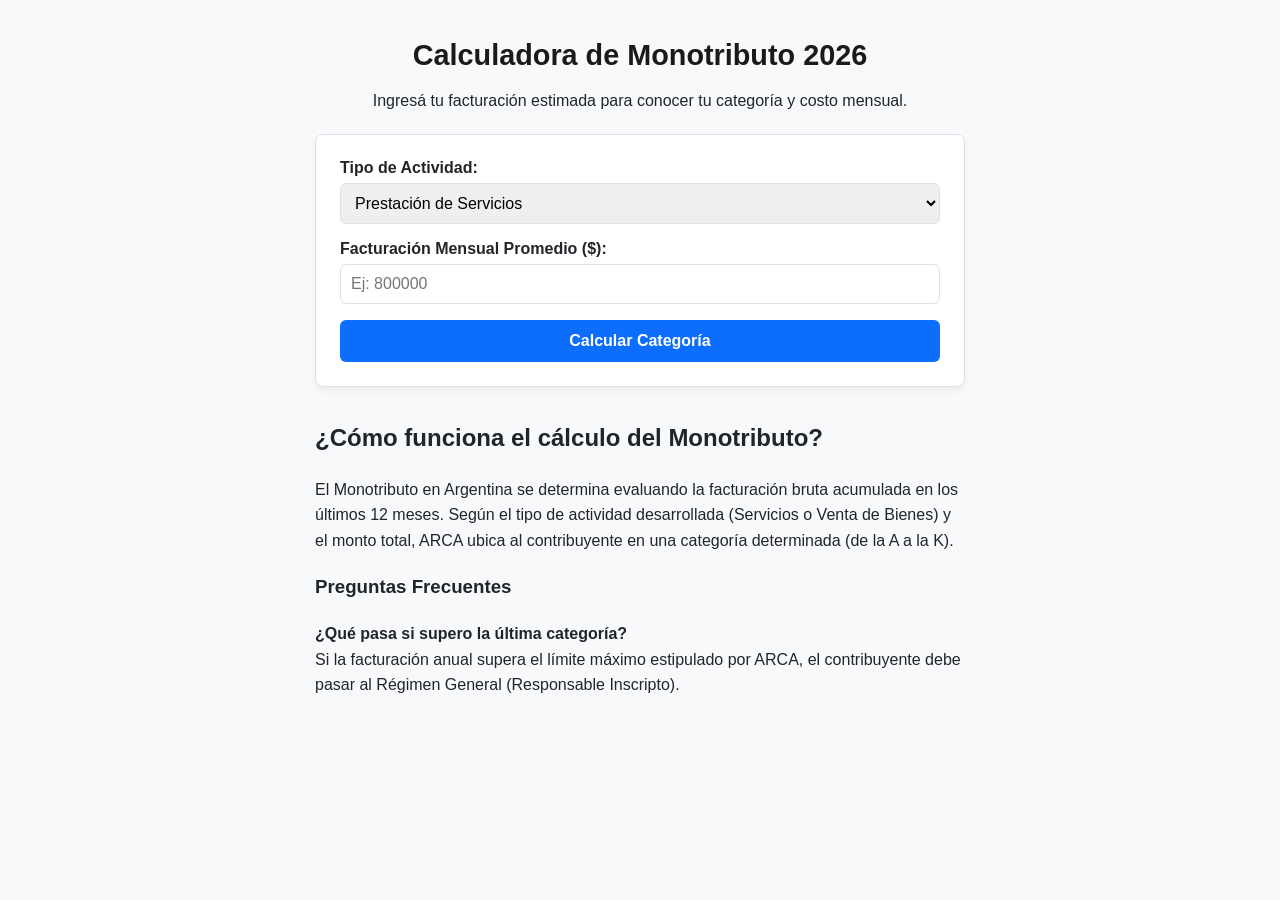
<file: index.html>
<!DOCTYPE html>
<html lang="es">
<head>
    <meta charset="UTF-8">
    <meta name="viewport" content="width=device-width, initial-scale=1.0">
    <title>Calculadora de Monotributo | Categorías y Cuota Mensual</title>
    <link rel="stylesheet" href="styles.css">
</head>
<body>

    <main class="container">
        <header>
            <h1>Calculadora de Monotributo 2026</h1>
            <p>Ingresá tu facturación estimada para conocer tu categoría y costo mensual.</p>
        </header>

        <section class="calculator-card">
            <div class="form-group">
                <label for="actividad">Tipo de Actividad:</label>
                <select id="actividad">
                    <option value="servicios">Prestación de Servicios</option>
                    <option value="bienes">Venta de Cosas Muebles</option>
                </select>
            </div>

            <div class="form-group">
                <label for="ingresos">Facturación Mensual Promedio ($):</label>
                <input type="number" id="ingresos" placeholder="Ej: 800000" min="0">
            </div>

            <button id="btnCalcular">Calcular Categoría</button>

            <div id="resultado" class="resultado-box hidden">
                <h2>Resultado de Estimación</h2>
                <div class="res-item"><span>Facturación Anual Proyectada:</span> <strong id="resAnual">$0</strong></div>
                <div class="res-item"><span>Categoría Estimada:</span> <strong id="resCategoria">-</strong></div>
                <div class="res-item"><span>Cuota Mensual Estimada:</span> <strong id="resCuota">$0</strong></div>
                <p id="resAdvertencia" class="advertencia hidden"></p>
            </div>
        </section>

        <!-- Sección de contenido descriptivo (Crucial para aprobación de AdSense) -->
        <article class="info-section">
            <h2>¿Cómo funciona el cálculo del Monotributo?</h2>
            <p>El Monotributo en Argentina se determina evaluando la facturación bruta acumulada en los últimos 12 meses. Según el tipo de actividad desarrollada (Servicios o Venta de Bienes) y el monto total, ARCA ubica al contribuyente en una categoría determinada (de la A a la K).</p>
            
            <h3>Preguntas Frecuentes</h3>
            <p><strong>¿Qué pasa si supero la última categoría?</strong><br>
            Si la facturación anual supera el límite máximo estipulado por ARCA, el contribuyente debe pasar al Régimen General (Responsable Inscripto).</p>
        </article>
    </main>

    <script src="script.js"></script>
</body>
</html>
</file>
<file: styles.css>
:root {
    --primary-color: #0d6efd;
    --dark-color: #212529;
    --bg-color: #f8f9fa;
    --card-bg: #ffffff;
    --border-color: #dee2e6;
}

body {
    font-family: -apple-system, BlinkMacSystemFont, "Segoe UI", Roboto, Helvetica, Arial, sans-serif;
    background-color: var(--bg-color);
    color: var(--dark-color);
    margin: 0;
    padding: 20px;
}

.container {
    max-width: 650px;
    margin: 0 auto;
}

header {
    text-align: center;
    margin-bottom: 24px;
}

h1 {
    font-size: 1.8rem;
    color: #1a1a1a;
}

.calculator-card {
    background: var(--card-bg);
    padding: 24px;
    border-radius: 8px;
    box-shadow: 0 4px 6px rgba(0,0,0,0.05);
    border: 1px solid var(--border-color);
}

.form-group {
    margin-bottom: 16px;
}

label {
    display: block;
    font-weight: 600;
    margin-bottom: 6px;
}

input, select {
    width: 100%;
    padding: 10px;
    border: 1px solid var(--border-color);
    border-radius: 6px;
    box-sizing: border-box;
    font-size: 1rem;
}

button {
    width: 100%;
    background-color: var(--primary-color);
    color: white;
    border: none;
    padding: 12px;
    border-radius: 6px;
    font-size: 1rem;
    font-weight: bold;
    cursor: pointer;
    transition: background 0.2s;
}

button:hover {
    background-color: #0b5ed7;
}

.resultado-box {
    margin-top: 24px;
    padding: 16px;
    background-color: #e7f1ff;
    border-radius: 6px;
    border-left: 4px solid var(--primary-color);
}

.resultado-box h2 {
    font-size: 1.2rem;
    margin-top: 0;
}

.res-item {
    display: flex;
    justify-content: space-between;
    margin-bottom: 8px;
}

.hidden {
    display: none;
}

.advertencia {
    color: #842029;
    background-color: #f8d7da;
    padding: 8px;
    border-radius: 4px;
    margin-top: 10px;
    font-size: 0.9rem;
}

.info-section {
    margin-top: 32px;
    line-height: 1.6;
}
</file>
